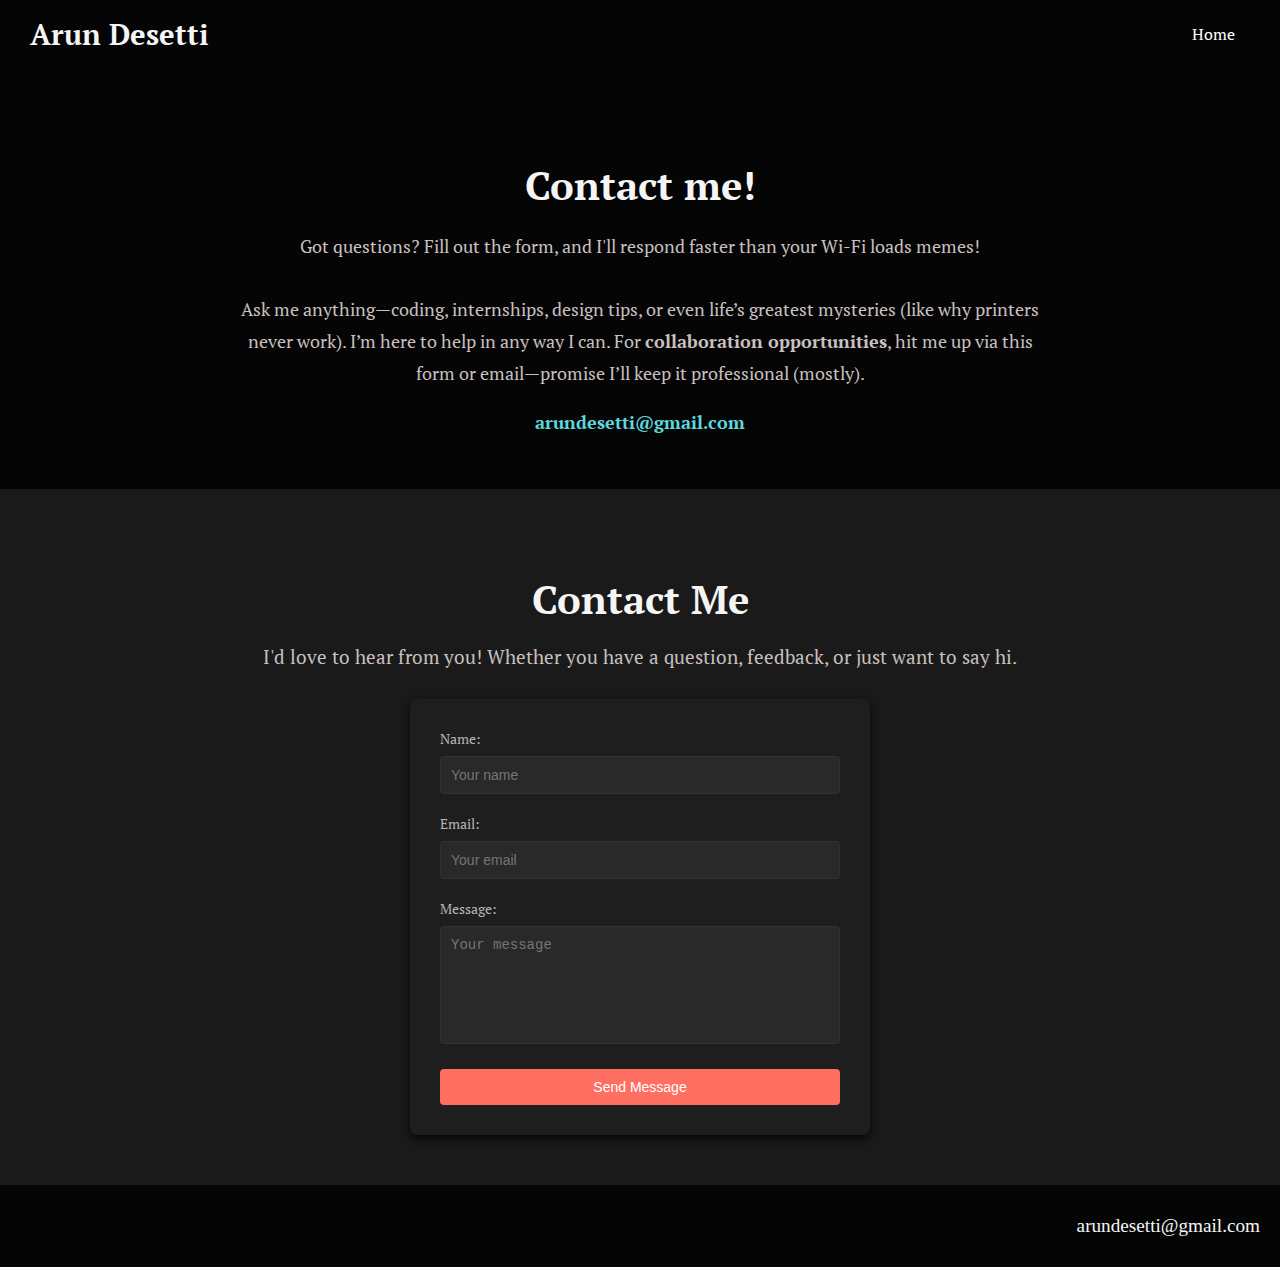
<file: contact.html>
<!DOCTYPE html>
<html lang="en">
<head>
    <meta charset="UTF-8">
    <meta name="viewport" content="width=device-width, initial-scale=1.0">
    <link rel="stylesheet" href="https://cdnjs.cloudflare.com/ajax/libs/font-awesome/6.5.2/css/all.min.css" integrity="sha512-SnH5WK+bZxgPHs44uWIX+LLJAJ9/2PkPKZ5QiAj6Ta86w+fsb2TkcmfRyVX3pBnMFcV7oQPJkl9QevSCWr3W6A==" crossorigin="anonymous" referrerpolicy="no-referrer" />
    <link rel="stylesheet" href="https://fonts.googleapis.com/css2?family=PT+Serif:ital,wght@0,400;0,700;1,400;1,700&display=swap">
    <title>Contact | Arun</title>
    <link rel="website icon" href="/images/ad logo.jpg">
    <link rel="stylesheet" href="contact_style.css">
</head>
<body>
    <header>
        <div id="portfolio">Arun Desetti</div>
        <div class="nav-to">
            <a class="nav-href" href="/index.html">Home</a>
        </div>
    </header>

    <div id="about-section" class="about-section">
        <div class="about-me-heading">
            <h3>Contact me!</h3>
        </div>
        <div class="text-wrapper">
            <p>
                Got questions? Fill out the form, and I'll respond faster than your Wi-Fi loads memes!<br><br>
                Ask me anything—coding, internships, design tips, or even life’s greatest mysteries (like why printers never work).
                I’m here to help in any way I can.
                For <strong>collaboration opportunities</strong>, hit me up via this form or email—promise I’ll keep it professional (mostly).
            </p>
            <a href="mailto:arundesetti@gmail.com">arundesetti@gmail.com</a>
        </div>
    </div>

    <div id="contact-section" class="contact-section">
        <h2>Contact Me</h2>
        <p>I'd love to hear from you! Whether you have a question, feedback, or just want to say hi.</p>
        <form class="contact-form">
            <label for="name">Name:</label>
            <input type="text" id="name" name="name" placeholder="Your name" required>

            <label for="email">Email:</label>
            <input type="email" id="email" name="email" placeholder="Your email" required>

            <label for="message">Message:</label>
            <textarea id="message" name="message" placeholder="Your message" rows="6" required></textarea>

            <button type="submit">Send Message</button>
        </form>
    </div>

    <footer>
        <div class="links">
            <a target="_blank" href="https://www.linkedin.com/in/arun-desetti" title="linkedin"><i style="font-size: 1.5em;" class="fa-brands fa-linkedin"></i></a>
            <a target="_blank" href="https://github.com/ArunDesetti" title="github"><i style="font-size: 1.5em;" class="fa-brands fa-github"></i></a>
            <a target="_blank" href="https://www.instagram.com/_arun.18/profilecard/?igsh=NHpoZmxqYW9rbGs2" title="instagram"><i style="font-size: 1.5em;" class="fa-brands fa-instagram"></i></a>
            <a target="_blank" href="https://www.reddit.com/u/Soft-Tip-6508/s/cTR5qo4mUn" title="reddit"><i style="font-size: 1.5em;" class="fa-brands fa-reddit-alien"></i></a>
        </div>
        <div class="mail">
            <a href="mailto:arundesetti@gmail.com" title="mail"><i class="fa-regular fa-envelope"></i>&ensp;arundesetti@gmail.com</a>
        </div>
    </footer>
    <script src="contact.js" defer></script>
</body>
</html>
</file>
<file: contact_style.css>
body {
    font-family: 'PT Serif', serif;
    margin: 0;
    padding: 0;
    scroll-behavior: smooth;
    background-color: #050505;
    color: whitesmoke;
}

header {
    display: flex;
    justify-content: space-between;
    align-items: center;
    padding: 15px 30px;
    background-color: #050505;
}

#portfolio {
    font-size: 1.8em;
    font-weight: bold;
}

.nav-to a {
    margin: 0 15px;
    color: white;
    text-decoration: none;
    font-size: 1em;
    transition: color 0.3s;
}

.nav-to a:hover {
    color: rgb(92, 216, 222);
}

.about-section, .contact-section {
    padding: 50px 20px;
}

.about-section {
    background-color: #050505;
    text-align: center;
}

.about-me-heading h3 {
    font-size: 2.5em;
    margin-bottom: 20px;
}

.text-wrapper {
    font-size: 1.1em;
    line-height: 1.8;
    color: #c9c0c0;
    max-width: 800px;
    margin: 0 auto;
    padding: 0 20px;
}

.text-wrapper a {
    color: rgb(92, 216, 222);
    text-decoration: none;
    font-weight: bold;
}

.text-wrapper a:hover {
    text-decoration: underline;
}

.contact-section {
    background-color: #1a1a1a;
    text-align: center;
}

.contact-section h2 {
    font-size: 2.5em;
    margin-bottom: 10px;
}

.contact-section p {
    font-size: 1.2em;
    margin-bottom: 30px;
    color: #c9c0c0;
    padding: 0 20px;
}

.contact-form {
    background-color: #1e1e1e;
    border-radius: 8px;
    padding: 30px;
    box-shadow: 0 4px 10px rgba(0, 0, 0, 0.8);
    width: 90%;
    max-width: 400px;
    margin: 0 auto;
}

.contact-form label {
    font-size: 14px;
    margin-bottom: 8px;
    display: block;
    color: #b3b3b3;
    text-align: left;
}

.contact-form input, .contact-form textarea {
    width: 100%;
    padding: 10px;
    margin-bottom: 20px;
    border: 1px solid #333;
    border-radius: 4px;
    background-color: #292929;
    color: #fff;
    font-size: 14px;
    outline: none;
    box-sizing: border-box;
}

.contact-form input:focus, .contact-form textarea:focus {
    border-color: #ff6f61;
    box-shadow: 0 0 5px #ff6f61;
}

.contact-form button {
    background-color: #ff6f61;
    color: #fff;
    border: none;
    border-radius: 4px;
    padding: 10px 20px;
    font-size: 14px;
    cursor: pointer;
    transition: background-color 0.3s ease;
    width: 100%;
}

.contact-form button:hover {
    background-color: #e65a50;
}

.contact-form button:active {
    background-color: #cc4d45;
}

.contact-form textarea {
    resize: none;
}

.contact-form input.error,
.contact-form textarea.error {
    border-color: red;
    animation: shake 0.3s;
}

@keyframes shake {
    0%, 100% { transform: translateX(0); }
    25% { transform: translateX(-10px); }
    75% { transform: translateX(10px); }
}

footer {
    display: flex;
    justify-content: space-between;
    align-items: center;
    padding: 30px 20px;
    flex-wrap: wrap;
    gap: 20px;
}

footer .links {
    display: flex;
    gap: 25px;
    flex-wrap: wrap;
}

footer a {
    text-decoration: none;
    color: whitesmoke;
}

footer .mail {
    font-family: 'Times New Roman', Times, serif;
    font-size: 1.2em;
    font-weight: 100;
}

/* Media Queries */
@media screen and (max-width: 768px) {
    header {
        padding: 10px 20px;
    }

    #portfolio {
        font-size: 1.5em;
    }

    .about-me-heading h3 {
        font-size: 2em;
    }

    .text-wrapper {
        font-size: 1em;
        padding: 0 15px;
    }

    .contact-section h2 {
        font-size: 2em;
    }

    .contact-section p {
        font-size: 1.1em;
    }

    .contact-form {
        padding: 20px;
        width: 95%;
    }

    footer {
        flex-direction: column;
        text-align: center;
    }

    footer .links {
        justify-content: center;
        margin: 0 auto;
    }

    footer .mail {
        margin: 10px 0;
    }
}

@media screen and (max-width: 480px) {
    #portfolio {
        font-size: 1.3em;
    }

    .nav-to a {
        margin: 0 10px;
        font-size: 0.9em;
    }

    .about-me-heading h3 {
        font-size: 1.8em;
    }

    .contact-section h2 {
        font-size: 1.8em;
    }

    .contact-form {
        padding: 15px;
    }

    footer .links {
        gap: 20px;
    }

    footer .mail {
        font-size: 1em;
    }
}

@media screen and (max-width: 320px) {
    header {
        padding: 10px 15px;
    }

    #portfolio {
        font-size: 1.2em;
    }

    .nav-to a {
        margin: 0 8px;
        font-size: 0.8em;
    }

    footer .links {
        gap: 15px;
    }
}
</file>
